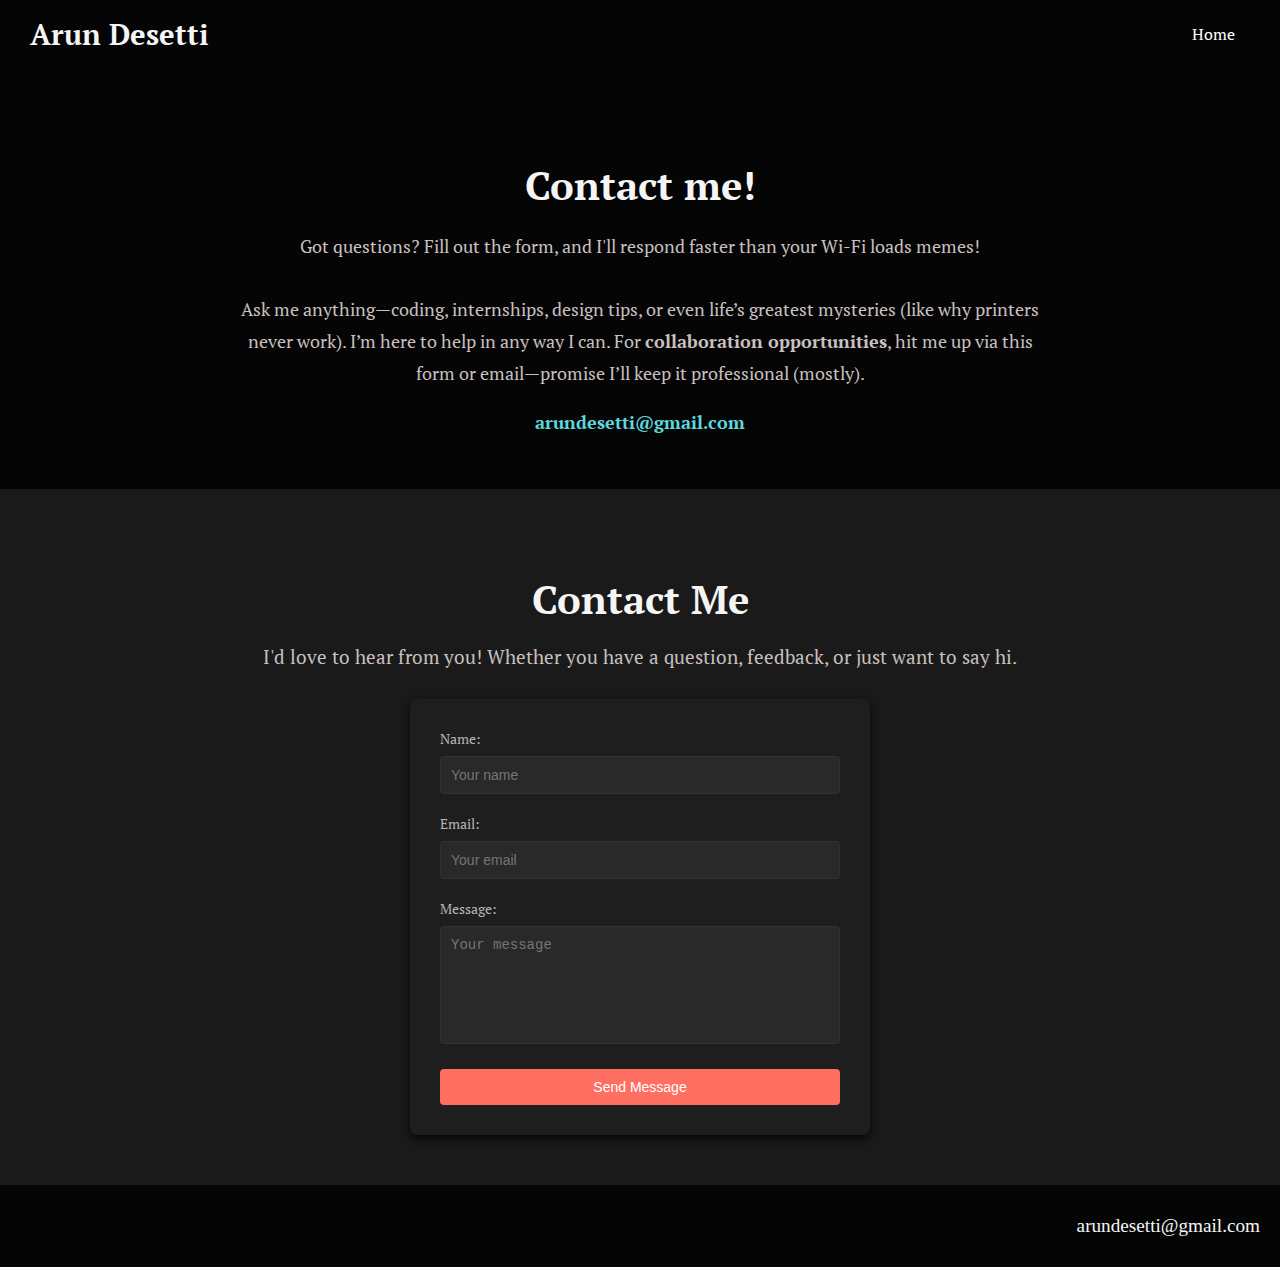
<file: contact.html>
<!DOCTYPE html>
<html lang="en">
<head>
    <meta charset="UTF-8">
    <meta name="viewport" content="width=device-width, initial-scale=1.0">
    <link rel="stylesheet" href="https://cdnjs.cloudflare.com/ajax/libs/font-awesome/6.5.2/css/all.min.css" integrity="sha512-SnH5WK+bZxgPHs44uWIX+LLJAJ9/2PkPKZ5QiAj6Ta86w+fsb2TkcmfRyVX3pBnMFcV7oQPJkl9QevSCWr3W6A==" crossorigin="anonymous" referrerpolicy="no-referrer" />
    <link rel="stylesheet" href="https://fonts.googleapis.com/css2?family=PT+Serif:ital,wght@0,400;0,700;1,400;1,700&display=swap">
    <title>Contact | Arun</title>
    <link rel="website icon" href="/images/ad logo.jpg">
    <link rel="stylesheet" href="contact_style.css">
</head>
<body>
    <header>
        <div id="portfolio">Arun Desetti</div>
        <div class="nav-to">
            <a class="nav-href" href="/index.html">Home</a>
        </div>
    </header>

    <div id="about-section" class="about-section">
        <div class="about-me-heading">
            <h3>Contact me!</h3>
        </div>
        <div class="text-wrapper">
            <p>
                Got questions? Fill out the form, and I'll respond faster than your Wi-Fi loads memes!<br><br>
                Ask me anything—coding, internships, design tips, or even life’s greatest mysteries (like why printers never work).
                I’m here to help in any way I can.
                For <strong>collaboration opportunities</strong>, hit me up via this form or email—promise I’ll keep it professional (mostly).
            </p>
            <a href="mailto:arundesetti@gmail.com">arundesetti@gmail.com</a>
        </div>
    </div>

    <div id="contact-section" class="contact-section">
        <h2>Contact Me</h2>
        <p>I'd love to hear from you! Whether you have a question, feedback, or just want to say hi.</p>
        <form class="contact-form">
            <label for="name">Name:</label>
            <input type="text" id="name" name="name" placeholder="Your name" required>

            <label for="email">Email:</label>
            <input type="email" id="email" name="email" placeholder="Your email" required>

            <label for="message">Message:</label>
            <textarea id="message" name="message" placeholder="Your message" rows="6" required></textarea>

            <button type="submit">Send Message</button>
        </form>
    </div>

    <footer>
        <div class="links">
            <a target="_blank" href="https://www.linkedin.com/in/arun-desetti" title="linkedin"><i style="font-size: 1.5em;" class="fa-brands fa-linkedin"></i></a>
            <a target="_blank" href="https://github.com/ArunDesetti" title="github"><i style="font-size: 1.5em;" class="fa-brands fa-github"></i></a>
            <a target="_blank" href="https://www.instagram.com/_arun.18/profilecard/?igsh=NHpoZmxqYW9rbGs2" title="instagram"><i style="font-size: 1.5em;" class="fa-brands fa-instagram"></i></a>
            <a target="_blank" href="https://www.reddit.com/u/Soft-Tip-6508/s/cTR5qo4mUn" title="reddit"><i style="font-size: 1.5em;" class="fa-brands fa-reddit-alien"></i></a>
        </div>
        <div class="mail">
            <a href="mailto:arundesetti@gmail.com" title="mail"><i class="fa-regular fa-envelope"></i>&ensp;arundesetti@gmail.com</a>
        </div>
    </footer>
    <script src="contact.js" defer></script>
</body>
</html>
</file>
<file: contact_style.css>
body {
    font-family: 'PT Serif', serif;
    margin: 0;
    padding: 0;
    scroll-behavior: smooth;
    background-color: #050505;
    color: whitesmoke;
}

header {
    display: flex;
    justify-content: space-between;
    align-items: center;
    padding: 15px 30px;
    background-color: #050505;
}

#portfolio {
    font-size: 1.8em;
    font-weight: bold;
}

.nav-to a {
    margin: 0 15px;
    color: white;
    text-decoration: none;
    font-size: 1em;
    transition: color 0.3s;
}

.nav-to a:hover {
    color: rgb(92, 216, 222);
}

.about-section, .contact-section {
    padding: 50px 20px;
}

.about-section {
    background-color: #050505;
    text-align: center;
}

.about-me-heading h3 {
    font-size: 2.5em;
    margin-bottom: 20px;
}

.text-wrapper {
    font-size: 1.1em;
    line-height: 1.8;
    color: #c9c0c0;
    max-width: 800px;
    margin: 0 auto;
    padding: 0 20px;
}

.text-wrapper a {
    color: rgb(92, 216, 222);
    text-decoration: none;
    font-weight: bold;
}

.text-wrapper a:hover {
    text-decoration: underline;
}

.contact-section {
    background-color: #1a1a1a;
    text-align: center;
}

.contact-section h2 {
    font-size: 2.5em;
    margin-bottom: 10px;
}

.contact-section p {
    font-size: 1.2em;
    margin-bottom: 30px;
    color: #c9c0c0;
    padding: 0 20px;
}

.contact-form {
    background-color: #1e1e1e;
    border-radius: 8px;
    padding: 30px;
    box-shadow: 0 4px 10px rgba(0, 0, 0, 0.8);
    width: 90%;
    max-width: 400px;
    margin: 0 auto;
}

.contact-form label {
    font-size: 14px;
    margin-bottom: 8px;
    display: block;
    color: #b3b3b3;
    text-align: left;
}

.contact-form input, .contact-form textarea {
    width: 100%;
    padding: 10px;
    margin-bottom: 20px;
    border: 1px solid #333;
    border-radius: 4px;
    background-color: #292929;
    color: #fff;
    font-size: 14px;
    outline: none;
    box-sizing: border-box;
}

.contact-form input:focus, .contact-form textarea:focus {
    border-color: #ff6f61;
    box-shadow: 0 0 5px #ff6f61;
}

.contact-form button {
    background-color: #ff6f61;
    color: #fff;
    border: none;
    border-radius: 4px;
    padding: 10px 20px;
    font-size: 14px;
    cursor: pointer;
    transition: background-color 0.3s ease;
    width: 100%;
}

.contact-form button:hover {
    background-color: #e65a50;
}

.contact-form button:active {
    background-color: #cc4d45;
}

.contact-form textarea {
    resize: none;
}

.contact-form input.error,
.contact-form textarea.error {
    border-color: red;
    animation: shake 0.3s;
}

@keyframes shake {
    0%, 100% { transform: translateX(0); }
    25% { transform: translateX(-10px); }
    75% { transform: translateX(10px); }
}

footer {
    display: flex;
    justify-content: space-between;
    align-items: center;
    padding: 30px 20px;
    flex-wrap: wrap;
    gap: 20px;
}

footer .links {
    display: flex;
    gap: 25px;
    flex-wrap: wrap;
}

footer a {
    text-decoration: none;
    color: whitesmoke;
}

footer .mail {
    font-family: 'Times New Roman', Times, serif;
    font-size: 1.2em;
    font-weight: 100;
}

/* Media Queries */
@media screen and (max-width: 768px) {
    header {
        padding: 10px 20px;
    }

    #portfolio {
        font-size: 1.5em;
    }

    .about-me-heading h3 {
        font-size: 2em;
    }

    .text-wrapper {
        font-size: 1em;
        padding: 0 15px;
    }

    .contact-section h2 {
        font-size: 2em;
    }

    .contact-section p {
        font-size: 1.1em;
    }

    .contact-form {
        padding: 20px;
        width: 95%;
    }

    footer {
        flex-direction: column;
        text-align: center;
    }

    footer .links {
        justify-content: center;
        margin: 0 auto;
    }

    footer .mail {
        margin: 10px 0;
    }
}

@media screen and (max-width: 480px) {
    #portfolio {
        font-size: 1.3em;
    }

    .nav-to a {
        margin: 0 10px;
        font-size: 0.9em;
    }

    .about-me-heading h3 {
        font-size: 1.8em;
    }

    .contact-section h2 {
        font-size: 1.8em;
    }

    .contact-form {
        padding: 15px;
    }

    footer .links {
        gap: 20px;
    }

    footer .mail {
        font-size: 1em;
    }
}

@media screen and (max-width: 320px) {
    header {
        padding: 10px 15px;
    }

    #portfolio {
        font-size: 1.2em;
    }

    .nav-to a {
        margin: 0 8px;
        font-size: 0.8em;
    }

    footer .links {
        gap: 15px;
    }
}
</file>
